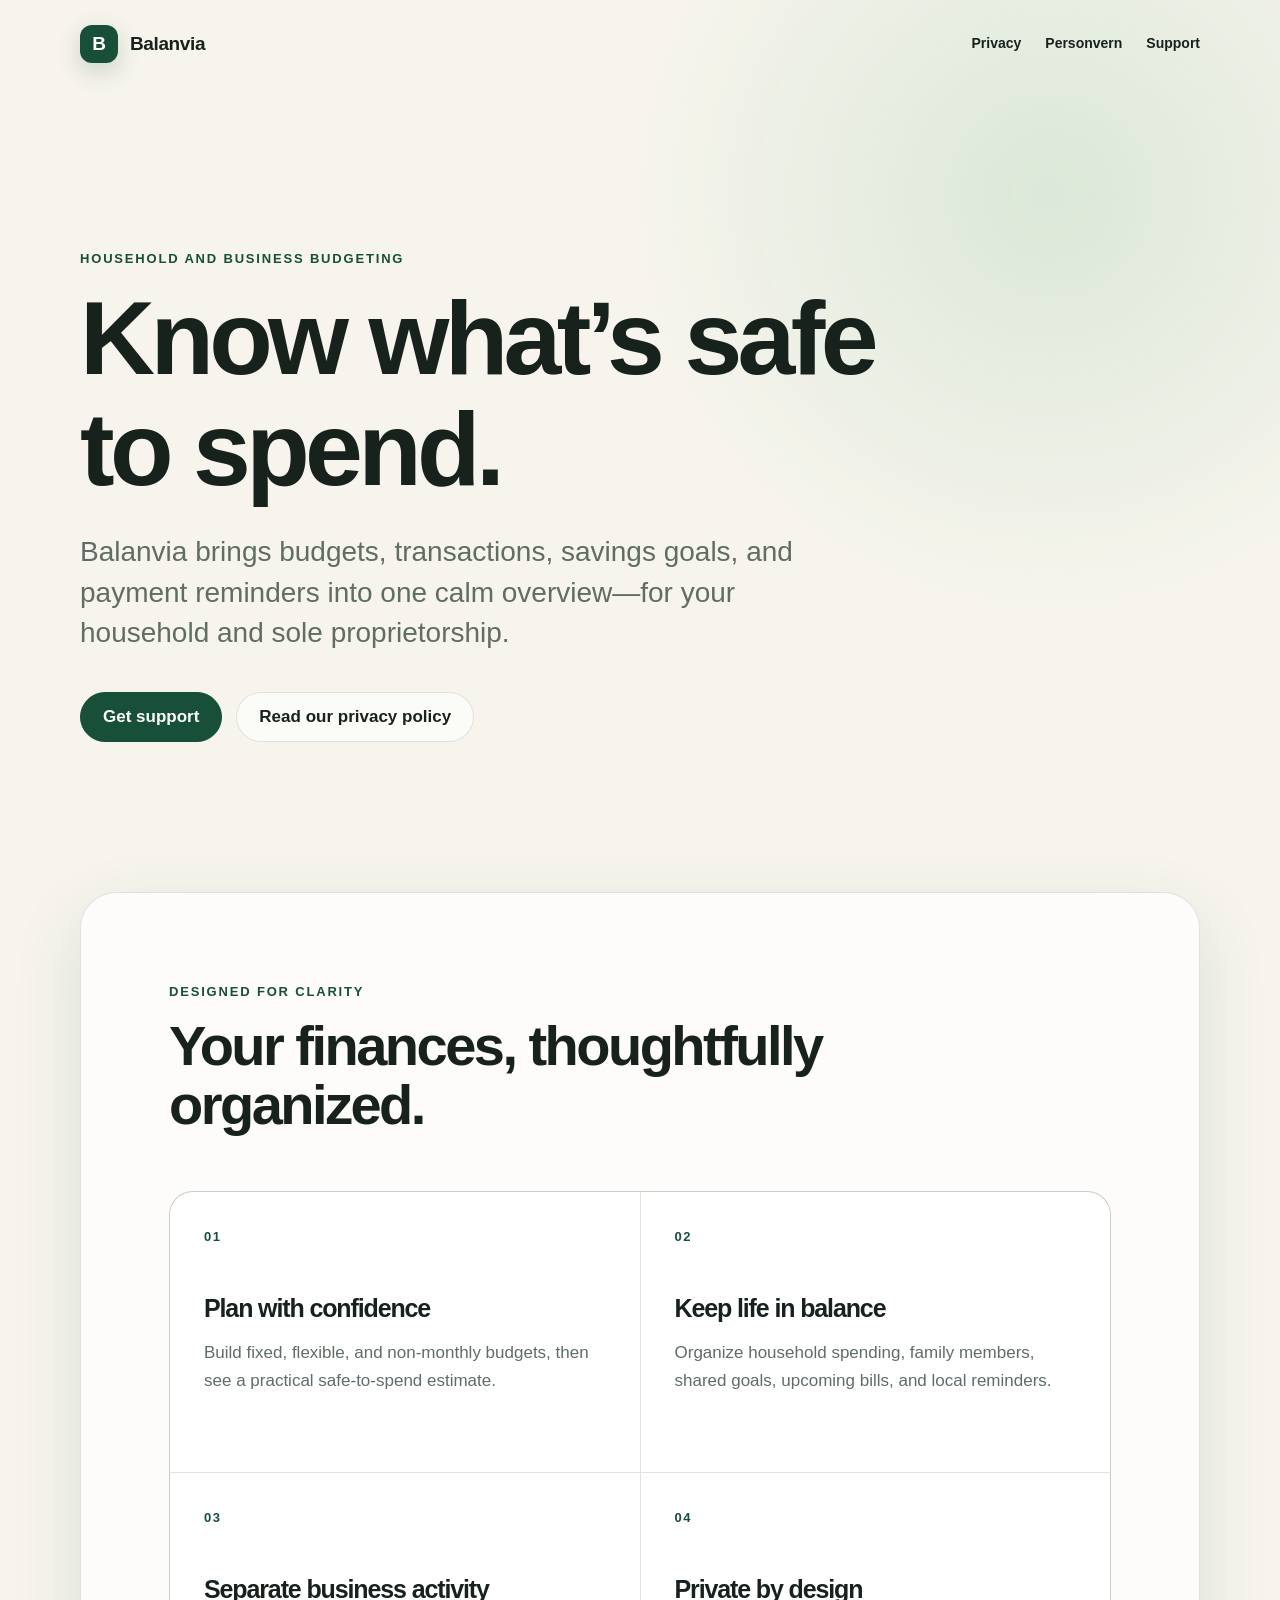
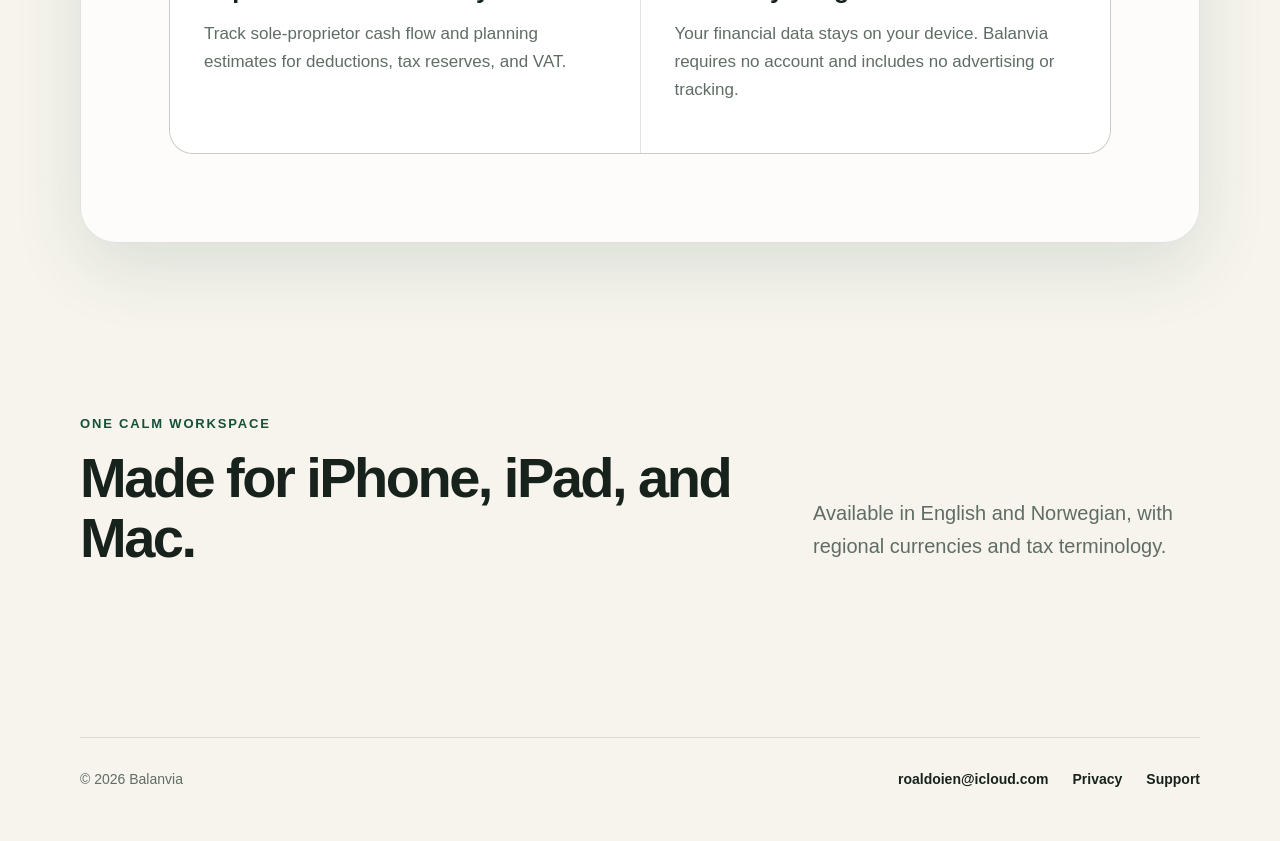
<file: index.html>
<!doctype html>
<html lang="en">
<head>
  <meta charset="utf-8">
  <meta name="viewport" content="width=device-width, initial-scale=1">
  <meta name="description" content="Balanvia is a calm, private budgeting app for households and sole proprietors.">
  <title>Balanvia — Clarity for everyday finances</title>
  <link rel="stylesheet" href="styles.css">
</head>
<body>
  <header class="site-header">
    <a class="brand" href="index.html" aria-label="Balanvia home">
      <span class="brand-mark" aria-hidden="true">B</span>
      <span>Balanvia</span>
    </a>
    <nav aria-label="Main navigation">
      <a href="privacy.html">Privacy</a>
      <a href="personvern.html">Personvern</a>
      <a href="support.html">Support</a>
    </nav>
  </header>

  <main>
    <section class="hero">
      <p class="eyebrow">Household and business budgeting</p>
      <h1>Know what’s safe to spend.</h1>
      <p class="lede">Balanvia brings budgets, transactions, savings goals, and payment reminders into one calm overview—for your household and sole proprietorship.</p>
      <div class="actions">
        <a class="button primary" href="support.html">Get support</a>
        <a class="button secondary" href="privacy.html">Read our privacy policy</a>
      </div>
    </section>

    <section class="features" aria-labelledby="features-heading">
      <div class="section-heading">
        <p class="eyebrow">Designed for clarity</p>
        <h2 id="features-heading">Your finances, thoughtfully organized.</h2>
      </div>
      <div class="feature-grid">
        <article>
          <span class="feature-number">01</span>
          <h3>Plan with confidence</h3>
          <p>Build fixed, flexible, and non-monthly budgets, then see a practical safe-to-spend estimate.</p>
        </article>
        <article>
          <span class="feature-number">02</span>
          <h3>Keep life in balance</h3>
          <p>Organize household spending, family members, shared goals, upcoming bills, and local reminders.</p>
        </article>
        <article>
          <span class="feature-number">03</span>
          <h3>Separate business activity</h3>
          <p>Track sole-proprietor cash flow and planning estimates for deductions, tax reserves, and VAT.</p>
        </article>
        <article>
          <span class="feature-number">04</span>
          <h3>Private by design</h3>
          <p>Your financial data stays on your device. Balanvia requires no account and includes no advertising or tracking.</p>
        </article>
      </div>
    </section>

    <section class="availability">
      <div>
        <p class="eyebrow">One calm workspace</p>
        <h2>Made for iPhone, iPad, and Mac.</h2>
      </div>
      <p>Available in English and Norwegian, with regional currencies and tax terminology.</p>
    </section>
  </main>

  <footer>
    <p>© 2026 Balanvia</p>
    <div>
      <a href="mailto:roaldoien@icloud.com">roaldoien@icloud.com</a>
      <a href="privacy.html">Privacy</a>
      <a href="support.html">Support</a>
    </div>
  </footer>
</body>
</html>
</file>
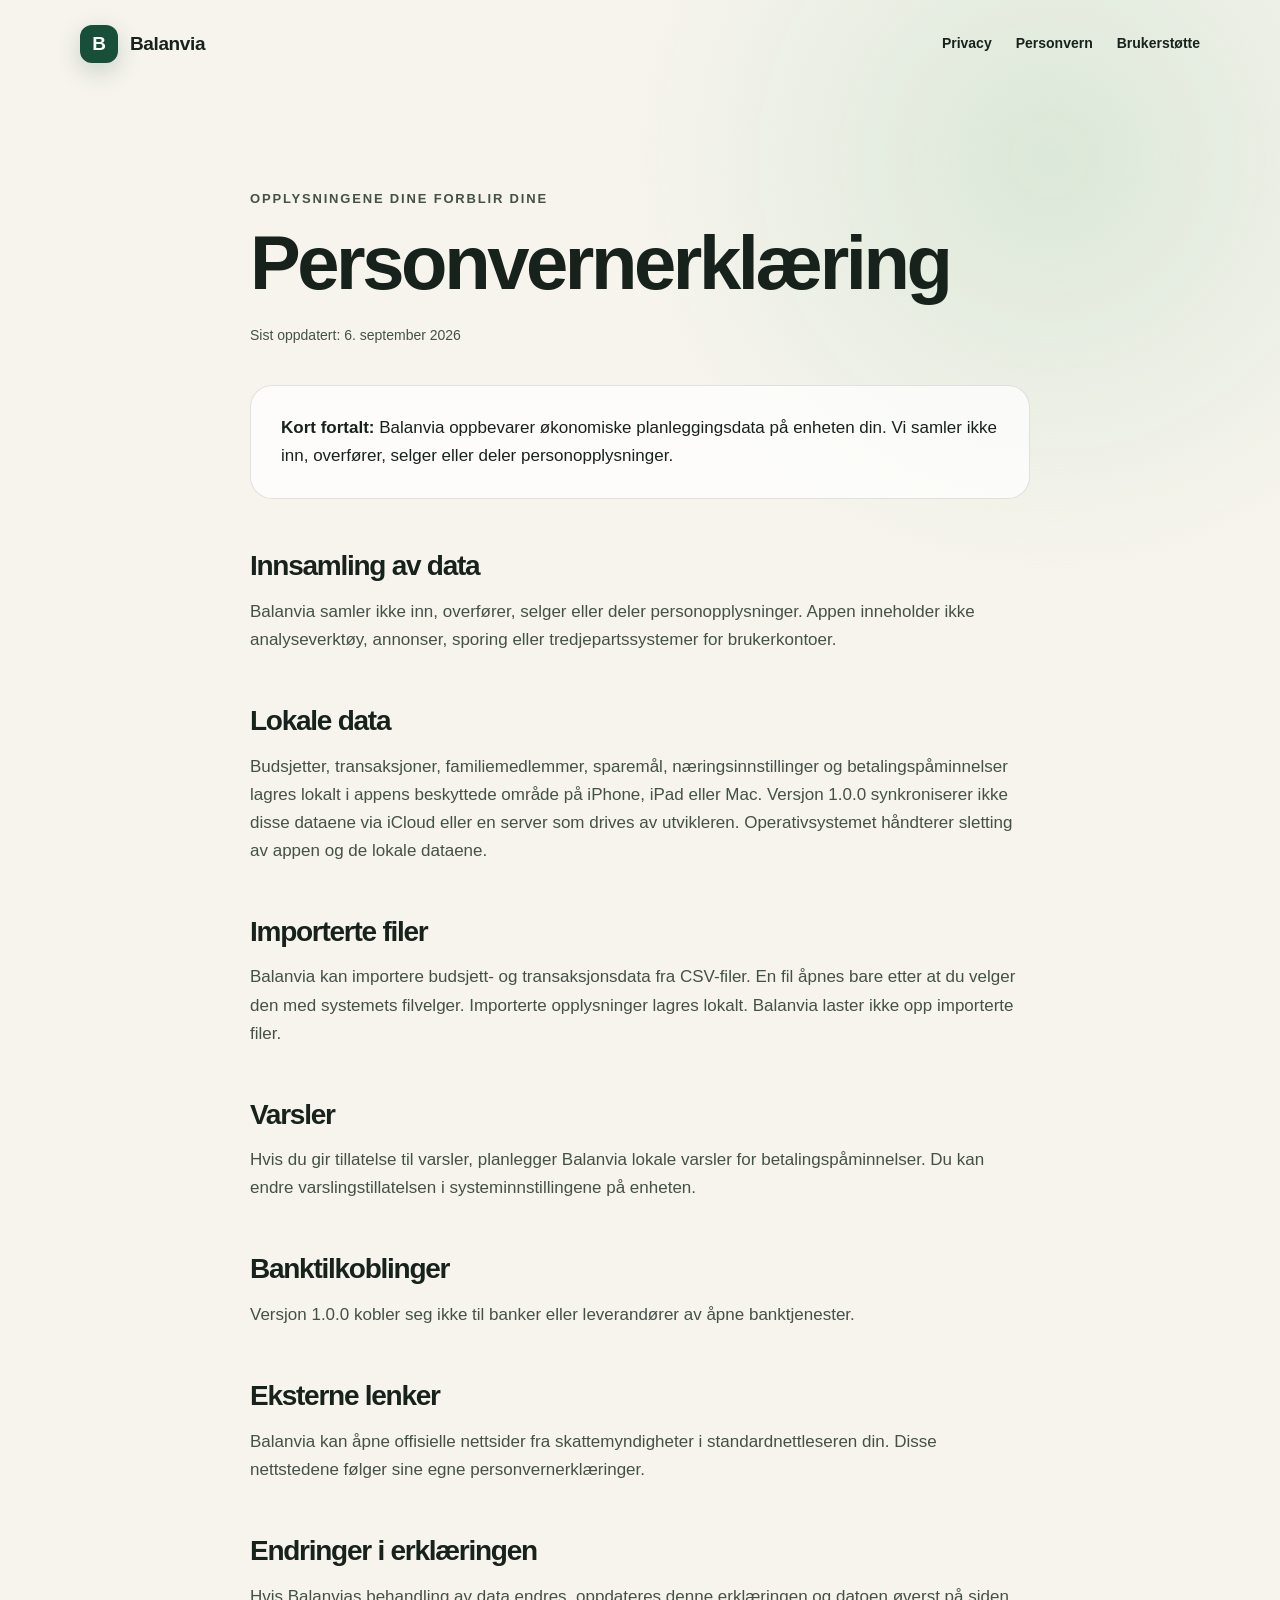
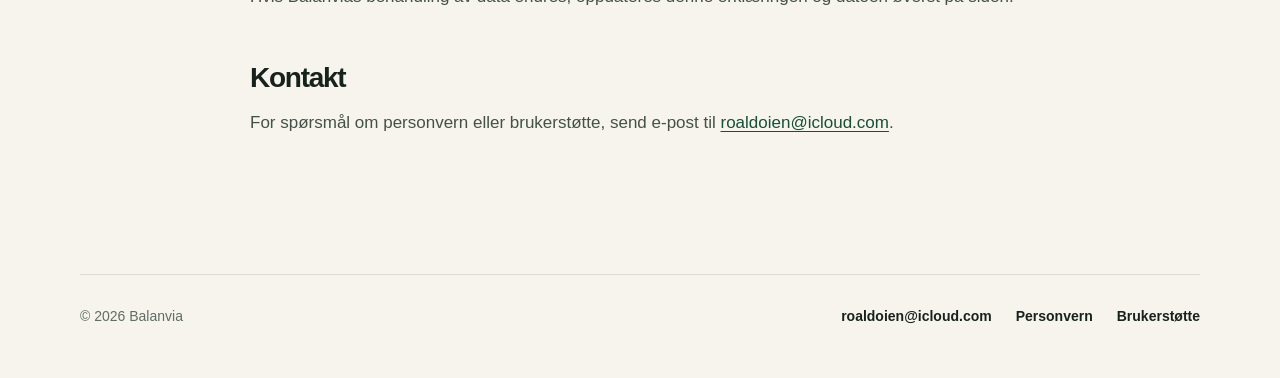
<file: personvern.html>
<!doctype html>
<html lang="nb">
<head>
  <meta charset="utf-8">
  <meta name="viewport" content="width=device-width, initial-scale=1">
  <meta name="description" content="Personvernerklæring for Balanvia-appen.">
  <title>Personvernerklæring — Balanvia</title>
  <link rel="stylesheet" href="styles.css">
</head>
<body>
  <header class="site-header">
    <a class="brand" href="index.html" aria-label="Balanvia-forsiden">
      <span class="brand-mark" aria-hidden="true">B</span>
      <span>Balanvia</span>
    </a>
    <nav aria-label="Hovednavigasjon">
      <a href="privacy.html">Privacy</a>
      <a href="personvern.html" aria-current="page">Personvern</a>
      <a href="support.html">Brukerstøtte</a>
    </nav>
  </header>

  <main class="legal">
    <p class="eyebrow">Opplysningene dine forblir dine</p>
    <h1>Personvernerklæring</h1>
    <p class="updated">Sist oppdatert: 6. september 2026</p>

    <div class="summary">
      <strong>Kort fortalt:</strong> Balanvia oppbevarer økonomiske planleggingsdata på enheten din. Vi samler ikke inn, overfører, selger eller deler personopplysninger.
    </div>

    <h2>Innsamling av data</h2>
    <p>Balanvia samler ikke inn, overfører, selger eller deler personopplysninger. Appen inneholder ikke analyseverktøy, annonser, sporing eller tredjepartssystemer for brukerkontoer.</p>

    <h2>Lokale data</h2>
    <p>Budsjetter, transaksjoner, familiemedlemmer, sparemål, næringsinnstillinger og betalingspåminnelser lagres lokalt i appens beskyttede område på iPhone, iPad eller Mac. Versjon 1.0.0 synkroniserer ikke disse dataene via iCloud eller en server som drives av utvikleren. Operativsystemet håndterer sletting av appen og de lokale dataene.</p>

    <h2>Importerte filer</h2>
    <p>Balanvia kan importere budsjett- og transaksjonsdata fra CSV-filer. En fil åpnes bare etter at du velger den med systemets filvelger. Importerte opplysninger lagres lokalt. Balanvia laster ikke opp importerte filer.</p>

    <h2>Varsler</h2>
    <p>Hvis du gir tillatelse til varsler, planlegger Balanvia lokale varsler for betalingspåminnelser. Du kan endre varslingstillatelsen i systeminnstillingene på enheten.</p>

    <h2>Banktilkoblinger</h2>
    <p>Versjon 1.0.0 kobler seg ikke til banker eller leverandører av åpne banktjenester.</p>

    <h2>Eksterne lenker</h2>
    <p>Balanvia kan åpne offisielle nettsider fra skattemyndigheter i standardnettleseren din. Disse nettstedene følger sine egne personvernerklæringer.</p>

    <h2>Endringer i erklæringen</h2>
    <p>Hvis Balanvias behandling av data endres, oppdateres denne erklæringen og datoen øverst på siden.</p>

    <h2>Kontakt</h2>
    <p>For spørsmål om personvern eller brukerstøtte, send e-post til <a href="mailto:roaldoien@icloud.com">roaldoien@icloud.com</a>.</p>
  </main>

  <footer>
    <p>© 2026 Balanvia</p>
    <div>
      <a href="mailto:roaldoien@icloud.com">roaldoien@icloud.com</a>
      <a href="personvern.html">Personvern</a>
      <a href="support.html">Brukerstøtte</a>
    </div>
  </footer>
</body>
</html>
</file>
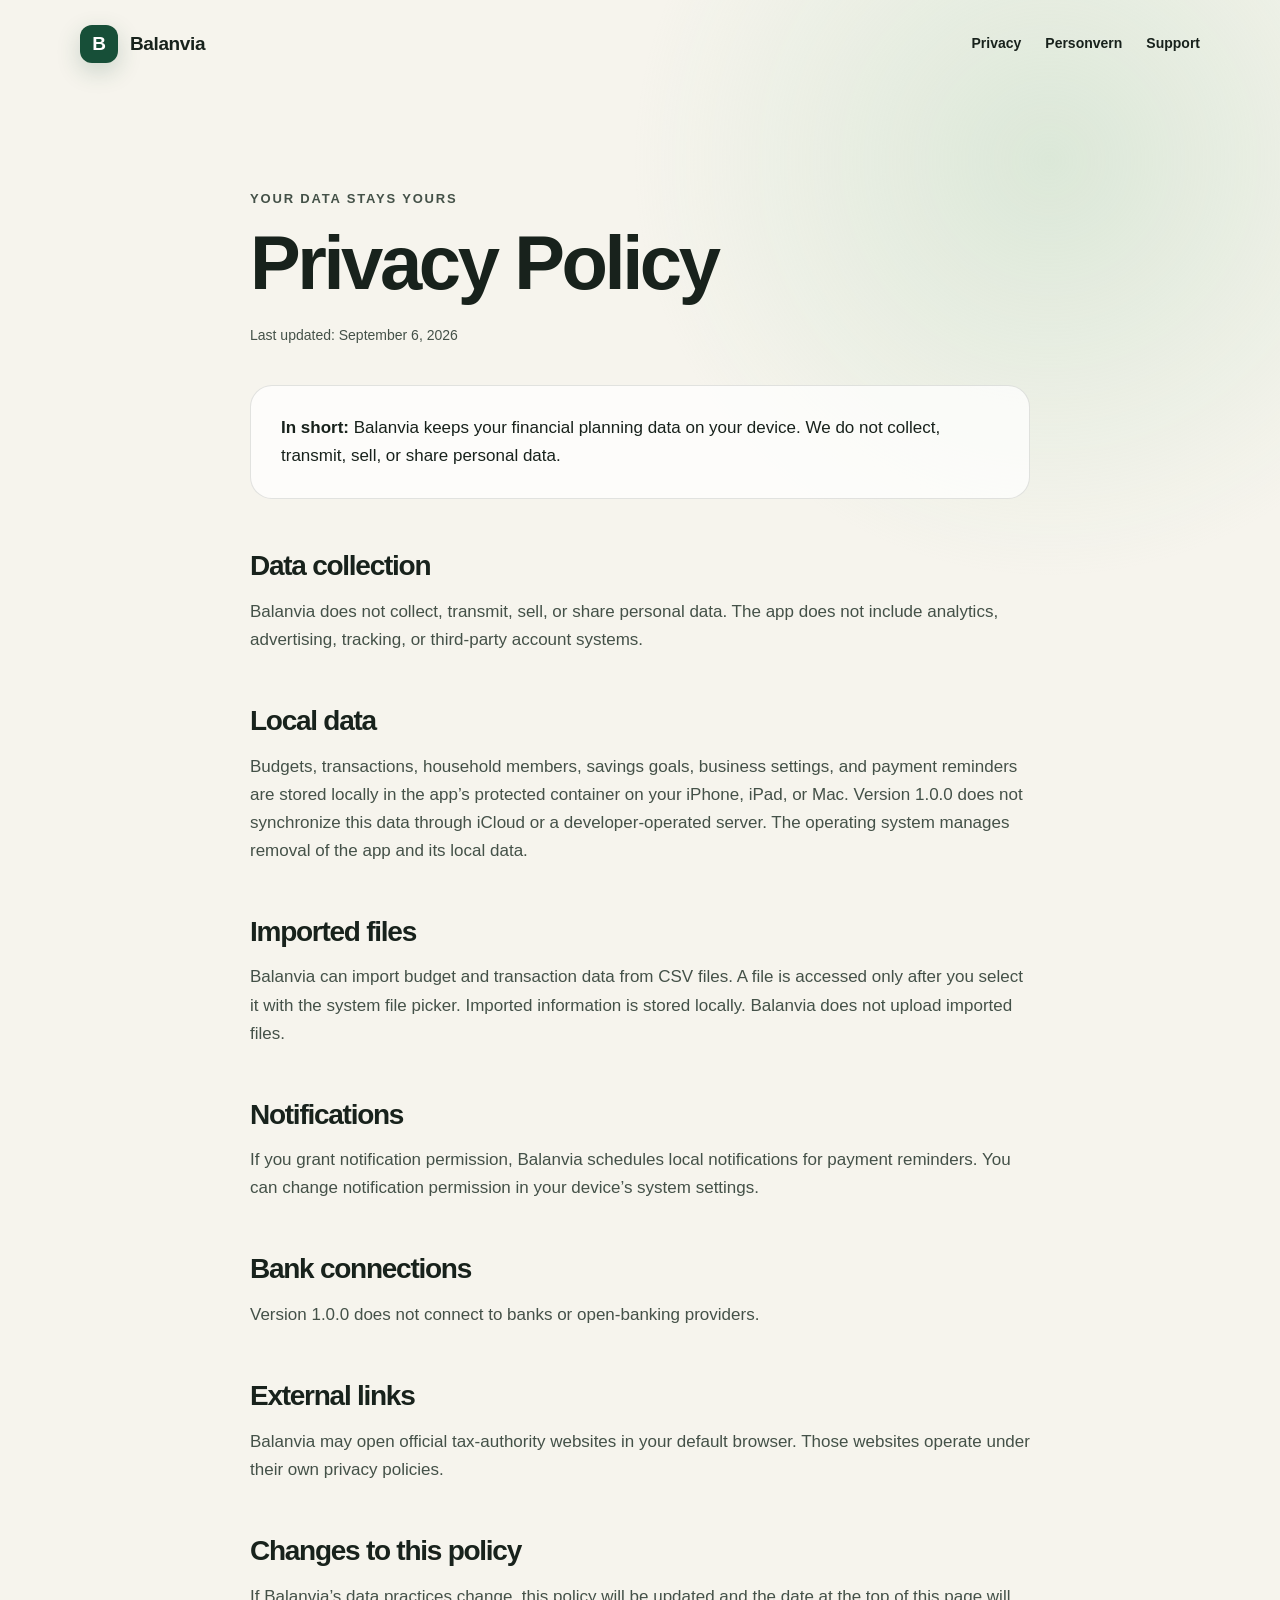
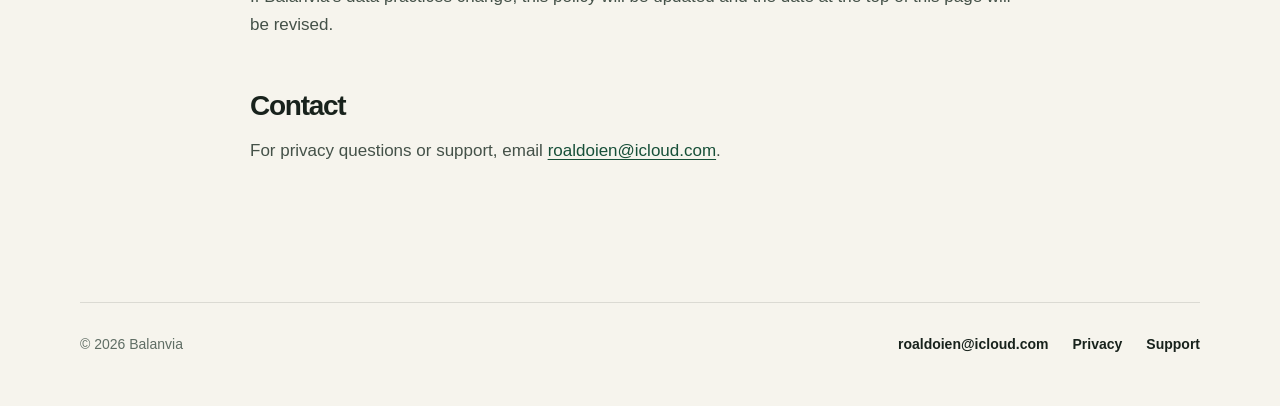
<file: privacy.html>
<!doctype html>
<html lang="en">
<head>
  <meta charset="utf-8">
  <meta name="viewport" content="width=device-width, initial-scale=1">
  <meta name="description" content="Privacy policy for the Balanvia app.">
  <title>Privacy Policy — Balanvia</title>
  <link rel="stylesheet" href="styles.css">
</head>
<body>
  <header class="site-header">
    <a class="brand" href="index.html" aria-label="Balanvia home">
      <span class="brand-mark" aria-hidden="true">B</span>
      <span>Balanvia</span>
    </a>
    <nav aria-label="Main navigation">
      <a href="privacy.html" aria-current="page">Privacy</a>
      <a href="personvern.html">Personvern</a>
      <a href="support.html">Support</a>
    </nav>
  </header>

  <main class="legal">
    <p class="eyebrow">Your data stays yours</p>
    <h1>Privacy Policy</h1>
    <p class="updated">Last updated: September 6, 2026</p>

    <div class="summary">
      <strong>In short:</strong> Balanvia keeps your financial planning data on your device. We do not collect, transmit, sell, or share personal data.
    </div>

    <h2>Data collection</h2>
    <p>Balanvia does not collect, transmit, sell, or share personal data. The app does not include analytics, advertising, tracking, or third-party account systems.</p>

    <h2>Local data</h2>
    <p>Budgets, transactions, household members, savings goals, business settings, and payment reminders are stored locally in the app’s protected container on your iPhone, iPad, or Mac. Version 1.0.0 does not synchronize this data through iCloud or a developer-operated server. The operating system manages removal of the app and its local data.</p>

    <h2>Imported files</h2>
    <p>Balanvia can import budget and transaction data from CSV files. A file is accessed only after you select it with the system file picker. Imported information is stored locally. Balanvia does not upload imported files.</p>

    <h2>Notifications</h2>
    <p>If you grant notification permission, Balanvia schedules local notifications for payment reminders. You can change notification permission in your device’s system settings.</p>

    <h2>Bank connections</h2>
    <p>Version 1.0.0 does not connect to banks or open-banking providers.</p>

    <h2>External links</h2>
    <p>Balanvia may open official tax-authority websites in your default browser. Those websites operate under their own privacy policies.</p>

    <h2>Changes to this policy</h2>
    <p>If Balanvia’s data practices change, this policy will be updated and the date at the top of this page will be revised.</p>

    <h2>Contact</h2>
    <p>For privacy questions or support, email <a href="mailto:roaldoien@icloud.com">roaldoien@icloud.com</a>.</p>
  </main>

  <footer>
    <p>© 2026 Balanvia</p>
    <div>
      <a href="mailto:roaldoien@icloud.com">roaldoien@icloud.com</a>
      <a href="privacy.html">Privacy</a>
      <a href="support.html">Support</a>
    </div>
  </footer>
</body>
</html>
</file>
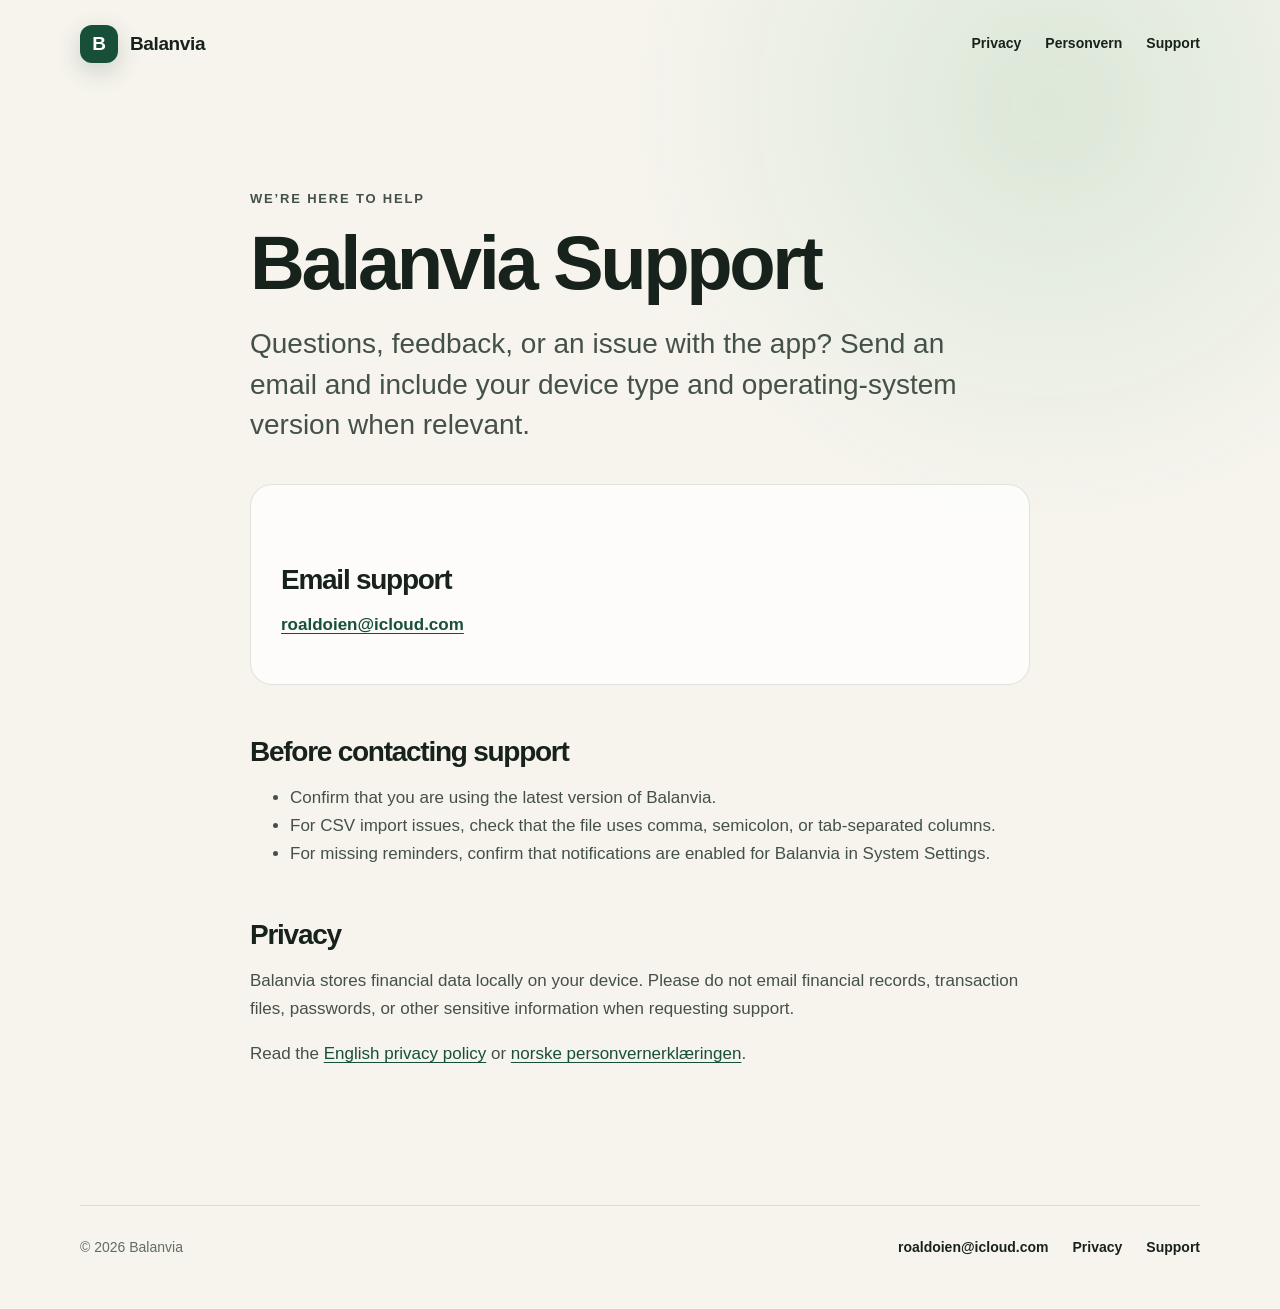
<file: support.html>
<!doctype html>
<html lang="en">
<head>
  <meta charset="utf-8">
  <meta name="viewport" content="width=device-width, initial-scale=1">
  <meta name="description" content="Support and contact information for Balanvia.">
  <title>Support — Balanvia</title>
  <link rel="stylesheet" href="styles.css">
</head>
<body>
  <header class="site-header">
    <a class="brand" href="index.html" aria-label="Balanvia home">
      <span class="brand-mark" aria-hidden="true">B</span>
      <span>Balanvia</span>
    </a>
    <nav aria-label="Main navigation">
      <a href="privacy.html">Privacy</a>
      <a href="personvern.html">Personvern</a>
      <a href="support.html" aria-current="page">Support</a>
    </nav>
  </header>

  <main class="legal">
    <p class="eyebrow">We’re here to help</p>
    <h1>Balanvia Support</h1>
    <p class="lede">Questions, feedback, or an issue with the app? Send an email and include your device type and operating-system version when relevant.</p>

    <div class="support-card">
      <h2>Email support</h2>
      <p><a href="mailto:roaldoien@icloud.com?subject=Balanvia%20Support">roaldoien@icloud.com</a></p>
    </div>

    <h2>Before contacting support</h2>
    <ul>
      <li>Confirm that you are using the latest version of Balanvia.</li>
      <li>For CSV import issues, check that the file uses comma, semicolon, or tab-separated columns.</li>
      <li>For missing reminders, confirm that notifications are enabled for Balanvia in System Settings.</li>
    </ul>

    <h2>Privacy</h2>
    <p>Balanvia stores financial data locally on your device. Please do not email financial records, transaction files, passwords, or other sensitive information when requesting support.</p>
    <p>Read the <a href="privacy.html">English privacy policy</a> or <a href="personvern.html">norske personvernerklæringen</a>.</p>
  </main>

  <footer>
    <p>© 2026 Balanvia</p>
    <div>
      <a href="mailto:roaldoien@icloud.com">roaldoien@icloud.com</a>
      <a href="privacy.html">Privacy</a>
      <a href="support.html">Support</a>
    </div>
  </footer>
</body>
</html>
</file>
<file: styles.css>
:root {
  color-scheme: light;
  --ink: #18221c;
  --muted: #5f6d64;
  --paper: #f6f4ed;
  --surface: #ffffff;
  --sage: #dbe8dc;
  --forest: #174f38;
  --forest-dark: #103c2a;
  --line: rgba(24, 34, 28, 0.12);
  --shadow: 0 24px 70px rgba(23, 79, 56, 0.12);
}

* { box-sizing: border-box; }

html {
  background: var(--paper);
  scroll-behavior: smooth;
}

body {
  margin: 0;
  color: var(--ink);
  background:
    radial-gradient(circle at 82% 8%, rgba(187, 217, 191, 0.45), transparent 26rem),
    var(--paper);
  font-family: -apple-system, BlinkMacSystemFont, "Segoe UI", sans-serif;
  font-size: 17px;
  line-height: 1.65;
  -webkit-font-smoothing: antialiased;
}

a {
  color: var(--forest);
  text-underline-offset: 0.2em;
}

.site-header,
main,
footer {
  width: min(1120px, calc(100% - 40px));
  margin-inline: auto;
}

.site-header {
  display: flex;
  align-items: center;
  justify-content: space-between;
  min-height: 88px;
  gap: 24px;
}

.brand {
  display: inline-flex;
  align-items: center;
  gap: 12px;
  color: var(--ink);
  font-size: 19px;
  font-weight: 750;
  letter-spacing: -0.02em;
  text-decoration: none;
}

.brand-mark {
  display: grid;
  width: 38px;
  height: 38px;
  place-items: center;
  border-radius: 12px;
  color: white;
  background: var(--forest);
  box-shadow: 0 8px 24px rgba(23, 79, 56, 0.2);
}

nav,
footer div {
  display: flex;
  flex-wrap: wrap;
  gap: 24px;
}

nav a,
footer a {
  color: var(--ink);
  font-size: 14px;
  font-weight: 650;
  text-decoration: none;
}

nav a:hover,
footer a:hover { color: var(--forest); }

.hero {
  padding: clamp(80px, 13vw, 160px) 0 clamp(88px, 13vw, 150px);
  max-width: 880px;
}

.eyebrow {
  margin: 0 0 14px;
  color: var(--forest);
  font-size: 13px;
  font-weight: 800;
  letter-spacing: 0.14em;
  text-transform: uppercase;
}

h1,
h2,
h3 {
  margin-top: 0;
  letter-spacing: -0.045em;
  line-height: 1.06;
}

h1 {
  margin-bottom: 28px;
  max-width: 800px;
  font-size: clamp(52px, 9vw, 104px);
}

h2 {
  margin-bottom: 22px;
  font-size: clamp(34px, 5vw, 56px);
}

h3 {
  margin-bottom: 14px;
  font-size: 25px;
}

.lede {
  max-width: 720px;
  margin: 0;
  color: var(--muted);
  font-size: clamp(20px, 3vw, 28px);
  line-height: 1.45;
}

.actions {
  display: flex;
  flex-wrap: wrap;
  gap: 14px;
  margin-top: 38px;
}

.button {
  display: inline-flex;
  min-height: 50px;
  align-items: center;
  justify-content: center;
  padding: 0 22px;
  border: 1px solid var(--line);
  border-radius: 999px;
  font-weight: 750;
  text-decoration: none;
}

.primary {
  border-color: var(--forest);
  color: white;
  background: var(--forest);
}

.primary:hover { background: var(--forest-dark); }

.secondary {
  color: var(--ink);
  background: rgba(255, 255, 255, 0.6);
}

.features {
  padding: clamp(54px, 8vw, 88px);
  border: 1px solid var(--line);
  border-radius: 36px;
  background: rgba(255, 255, 255, 0.72);
  box-shadow: var(--shadow);
  backdrop-filter: blur(20px);
}

.section-heading { max-width: 720px; }

.feature-grid {
  display: grid;
  grid-template-columns: repeat(2, 1fr);
  gap: 1px;
  margin-top: 56px;
  overflow: hidden;
  border: 1px solid var(--line);
  border-radius: 24px;
  background: var(--line);
}

.feature-grid article {
  min-height: 280px;
  padding: 34px;
  background: var(--surface);
}

.feature-grid p {
  margin-bottom: 0;
  color: var(--muted);
}

.feature-number {
  display: block;
  margin-bottom: 48px;
  color: var(--forest);
  font-size: 13px;
  font-weight: 800;
  letter-spacing: 0.12em;
}

.availability {
  display: grid;
  grid-template-columns: 1.4fr 0.8fr;
  align-items: end;
  gap: 56px;
  padding: clamp(90px, 14vw, 170px) 0;
}

.availability h2 { margin-bottom: 0; }

.availability > p {
  margin: 0 0 4px;
  color: var(--muted);
  font-size: 20px;
}

.legal {
  max-width: 780px;
  padding: clamp(58px, 9vw, 100px) 0 120px;
}

.legal h1 {
  margin-bottom: 20px;
  font-size: clamp(46px, 7vw, 76px);
}

.legal h2 {
  margin-top: 52px;
  margin-bottom: 12px;
  font-size: 28px;
}

.legal p,
.legal li { color: #445148; }

.legal .summary,
.support-card {
  margin: 38px 0 52px;
  padding: 28px 30px;
  border: 1px solid var(--line);
  border-radius: 22px;
  background: rgba(255, 255, 255, 0.72);
}

.support-card a { font-weight: 750; }

.updated {
  color: var(--muted);
  font-size: 14px;
}

footer {
  display: flex;
  justify-content: space-between;
  gap: 28px;
  padding: 30px 0 50px;
  border-top: 1px solid var(--line);
  color: var(--muted);
  font-size: 14px;
}

footer p { margin: 0; }

@media (max-width: 720px) {
  .site-header {
    align-items: flex-start;
    flex-direction: column;
    padding: 20px 0;
  }

  nav { gap: 18px; }

  .feature-grid,
  .availability {
    grid-template-columns: 1fr;
  }

  .features {
    margin-inline: -8px;
    padding: 32px 22px;
    border-radius: 26px;
  }

  .feature-grid article { min-height: auto; }
  .feature-number { margin-bottom: 28px; }

  footer {
    align-items: flex-start;
    flex-direction: column;
  }
}
</file>
